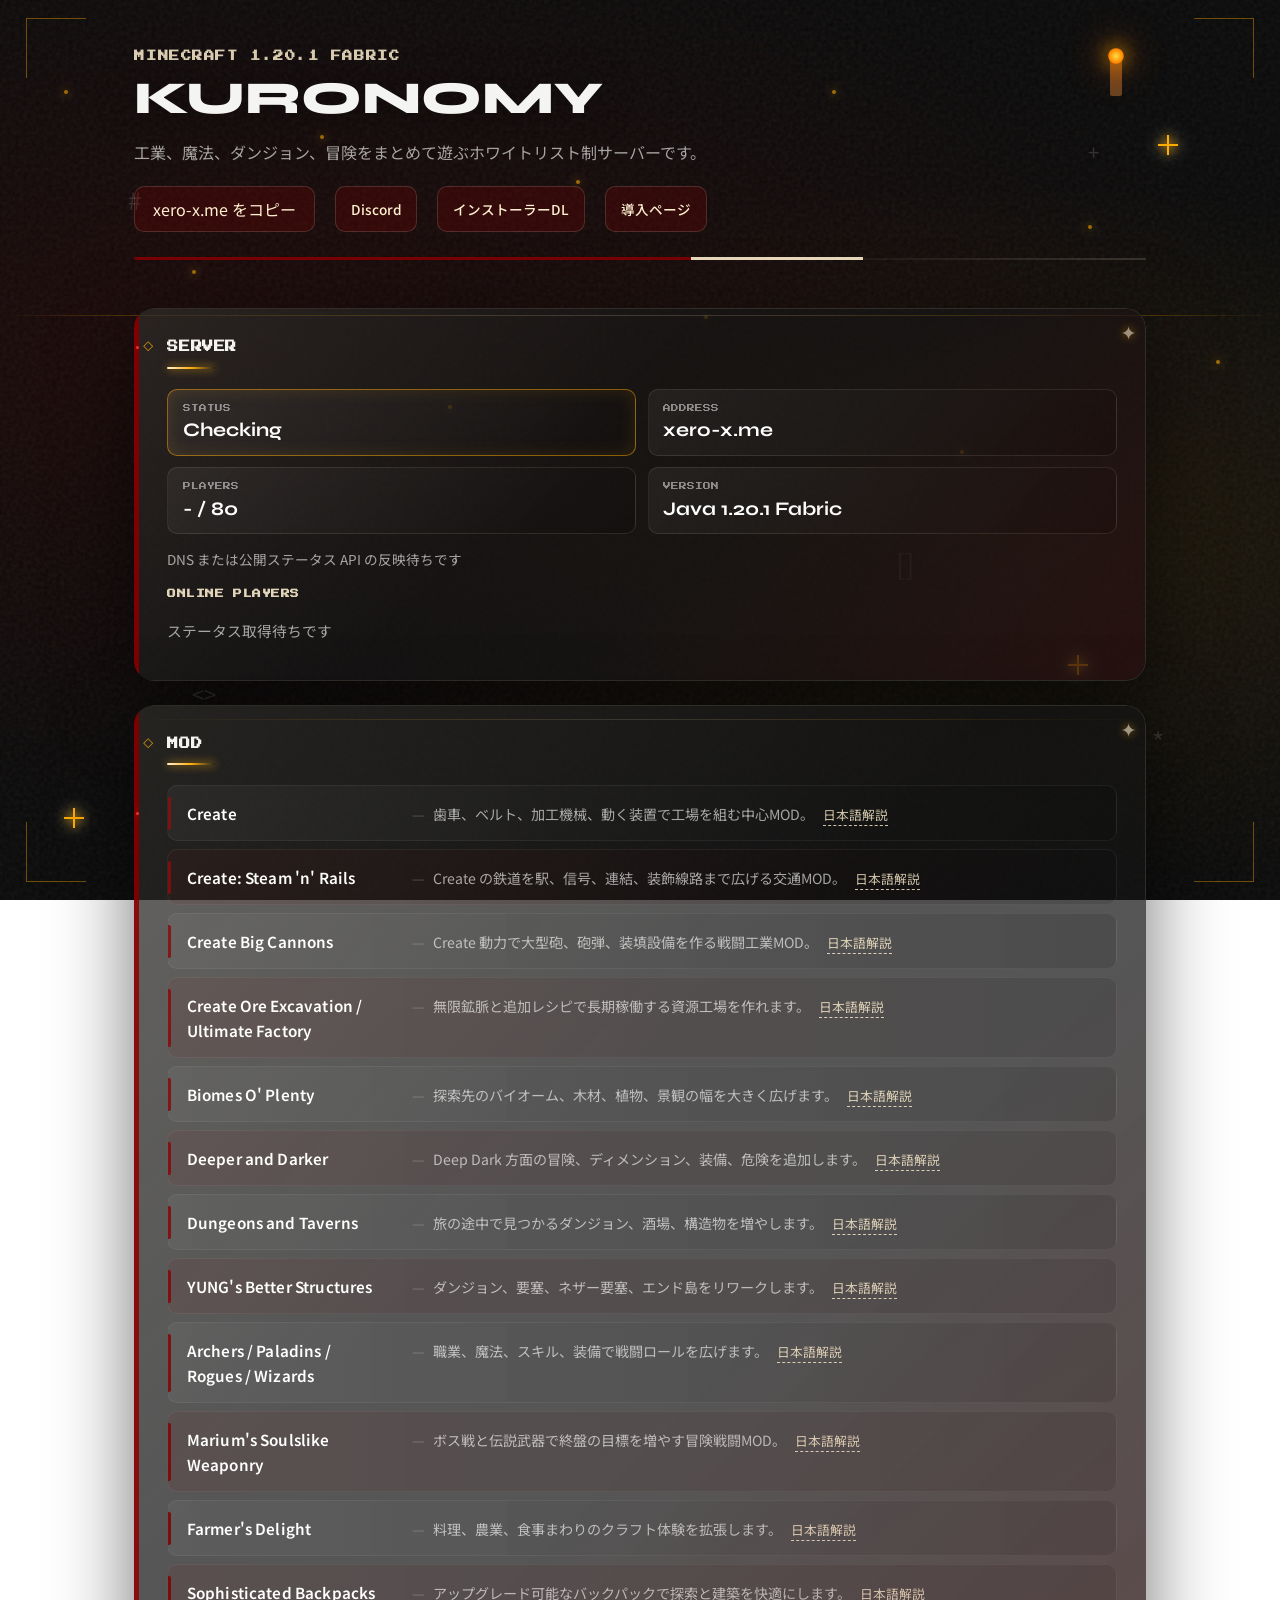
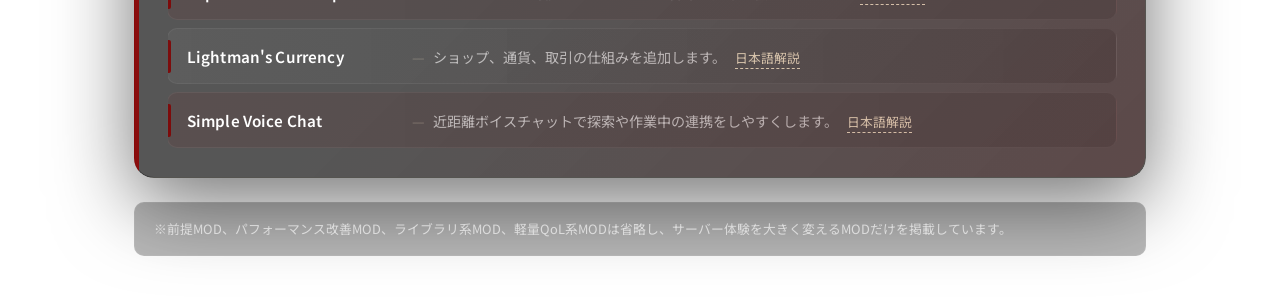
<file: index.html>
<!DOCTYPE html>
<html lang="ja">
<head>
    <meta charset="UTF-8">
    <meta name="viewport" content="width=device-width, initial-scale=1">
    <meta name="description" content="KURONOMY Minecraft 1.20.1 Fabric server homepage.">
    <title>KURONOMY</title>
    <link rel="preconnect" href="https://fonts.googleapis.com">
    <link rel="preconnect" href="https://fonts.gstatic.com" crossorigin>
    <link rel="icon" href="image.ico" type="image/x-icon">
    <link href="https://fonts.googleapis.com/css2?family=Noto+Sans+JP:wght@400;500;600;700&family=Syne:wght@600;700;800&family=Press+Start+2P&display=swap" rel="stylesheet">
    <link rel="stylesheet" href="style.css?v=20260623-installer">
</head>
<body>
    <div class="page-bg" aria-hidden="true"></div>
    <div class="grain" aria-hidden="true"></div>
    <div class="minecraft-particles" aria-hidden="true"></div>
    <div class="gold-particles" aria-hidden="true"></div>

    <div class="gold-sparkle gold-sparkle-1" aria-hidden="true"></div>
    <div class="gold-sparkle gold-sparkle-2" aria-hidden="true"></div>
    <div class="gold-sparkle gold-sparkle-3" aria-hidden="true"></div>
    <div class="corner-decoration corner-tl" aria-hidden="true"></div>
    <div class="corner-decoration corner-tr" aria-hidden="true"></div>
    <div class="corner-decoration corner-bl" aria-hidden="true"></div>
    <div class="corner-decoration corner-br" aria-hidden="true"></div>
    <div class="gold-line gold-line-1" aria-hidden="true"></div>
    <div class="gold-line gold-line-2" aria-hidden="true"></div>

    <div class="floating-blocks" aria-hidden="true">
        <div class="floating-block" style="--x:10%;--y:20%;--delay:0s;--size:24px">#</div>
        <div class="floating-block" style="--x:85%;--y:15%;--delay:2s;--size:20px">+</div>
        <div class="floating-block" style="--x:70%;--y:60%;--delay:4s;--size:28px">[]</div>
        <div class="floating-block" style="--x:15%;--y:75%;--delay:1s;--size:22px">&lt;&gt;</div>
        <div class="floating-block" style="--x:90%;--y:80%;--delay:3s;--size:26px">*</div>
    </div>

    <div class="layout">
        <header class="site-header">
            <div class="site-header__stripe" aria-hidden="true"></div>
            <div class="minecraft-torch" aria-hidden="true"></div>
            <p class="site-header__eyebrow">Minecraft 1.20.1 Fabric</p>
            <h1 class="site-header__title">KURONOMY</h1>
            <p class="site-header__lead">工業、魔法、ダンジョン、冒険をまとめて遊ぶホワイトリスト制サーバーです。</p>
            <div class="site-header__links">
                <button type="button" id="copy-server-address" class="header-link header-link--button" data-copy-label="xero-x.me をコピー" data-copied-label="コピー完了">xero-x.me をコピー</button>
                <a href="https://discord.gg/X5HpzENpRD" target="_blank" rel="noopener" class="header-link">Discord</a>
                <a href="https://github.com/xero711/KURONOMY/releases/download/mod-installer/KURONOMY-Mod-Installer.exe" target="_blank" rel="noopener" class="header-link">インストーラーDL</a>
                <a href="mod-installer.html" class="header-link">導入ページ</a>
            </div>
        </header>

        <main class="main">
            <section class="mod-panel" aria-labelledby="server-heading">
                <div class="mod-panel__bar" aria-hidden="true"></div>
                <div class="mod-panel__inner">
                    <h2 id="server-heading" class="mod-panel__heading">SERVER</h2>
                    <div class="server-summary">
                        <div class="status-card status-card--state is-warning">
                            <span class="status-card__label">Status</span>
                            <strong id="server-status" class="status-card__value">Checking</strong>
                        </div>
                        <div class="status-card">
                            <span class="status-card__label">Address</span>
                            <strong id="server-address" class="status-card__value">xero-x.me</strong>
                        </div>
                        <div class="status-card">
                            <span class="status-card__label">Players</span>
                            <strong id="server-players" class="status-card__value">- / 80</strong>
                        </div>
                        <div class="status-card">
                            <span class="status-card__label">Version</span>
                            <strong id="server-version" class="status-card__value">Java 1.20.1 Fabric</strong>
                        </div>
                    </div>
                    <p id="status-note" class="status-note" aria-live="polite">公開ステータス API から取得しています</p>
                    <h3 class="player-heading">Online Players</h3>
                    <ul class="player-list" id="player-list" aria-live="polite">
                        <li class="player-list__empty">ステータス取得待ちです</li>
                    </ul>
                </div>
            </section>

            <section class="mod-panel" aria-labelledby="mod-panel-heading">
                <div class="mod-panel__bar" aria-hidden="true"></div>
                <div class="mod-panel__inner">
                    <h2 id="mod-panel-heading" class="mod-panel__heading">MOD</h2>
                    <ul class="mod-list">
                        <li data-mod="create" data-page="mods.html?mod=create"><span class="modname">Create</span><span class="moddesc">歯車、ベルト、加工機械、動く装置で工場を組む中心MOD。<a href="mods.html?mod=create" class="mod-link">日本語解説</a></span></li>
                        <li data-mod="rails" data-page="mods.html?mod=rails"><span class="modname">Create: Steam 'n' Rails</span><span class="moddesc">Create の鉄道を駅、信号、連結、装飾線路まで広げる交通MOD。<a href="mods.html?mod=rails" class="mod-link">日本語解説</a></span></li>
                        <li data-mod="cannons" data-page="mods.html?mod=cannons"><span class="modname">Create Big Cannons</span><span class="moddesc">Create 動力で大型砲、砲弾、装填設備を作る戦闘工業MOD。<a href="mods.html?mod=cannons" class="mod-link">日本語解説</a></span></li>
                        <li data-mod="resources" data-page="mods.html?mod=create-resources"><span class="modname">Create Ore Excavation / Ultimate Factory</span><span class="moddesc">無限鉱脈と追加レシピで長期稼働する資源工場を作れます。<a href="mods.html?mod=create-resources" class="mod-link">日本語解説</a></span></li>
                        <li data-mod="biomes" data-page="mods.html?mod=biomes"><span class="modname">Biomes O' Plenty</span><span class="moddesc">探索先のバイオーム、木材、植物、景観の幅を大きく広げます。<a href="mods.html?mod=biomes" class="mod-link">日本語解説</a></span></li>
                        <li data-mod="deeper" data-page="mods.html?mod=deeperdarker"><span class="modname">Deeper and Darker</span><span class="moddesc">Deep Dark 方面の冒険、ディメンション、装備、危険を追加します。<a href="mods.html?mod=deeperdarker" class="mod-link">日本語解説</a></span></li>
                        <li data-mod="dungeons" data-page="mods.html?mod=dungeons"><span class="modname">Dungeons and Taverns</span><span class="moddesc">旅の途中で見つかるダンジョン、酒場、構造物を増やします。<a href="mods.html?mod=dungeons" class="mod-link">日本語解説</a></span></li>
                        <li data-mod="yungs" data-page="mods.html?mod=yungs"><span class="modname">YUNG's Better Structures</span><span class="moddesc">ダンジョン、要塞、ネザー要塞、エンド島をリワークします。<a href="mods.html?mod=yungs" class="mod-link">日本語解説</a></span></li>
                        <li data-mod="rpg" data-page="mods.html?mod=rpg"><span class="modname">Archers / Paladins / Rogues / Wizards</span><span class="moddesc">職業、魔法、スキル、装備で戦闘ロールを広げます。<a href="mods.html?mod=rpg" class="mod-link">日本語解説</a></span></li>
                        <li data-mod="souls" data-page="mods.html?mod=soulslike"><span class="modname">Marium's Soulslike Weaponry</span><span class="moddesc">ボス戦と伝説武器で終盤の目標を増やす冒険戦闘MOD。<a href="mods.html?mod=soulslike" class="mod-link">日本語解説</a></span></li>
                        <li data-mod="food" data-page="mods.html?mod=food"><span class="modname">Farmer's Delight</span><span class="moddesc">料理、農業、食事まわりのクラフト体験を拡張します。<a href="mods.html?mod=food" class="mod-link">日本語解説</a></span></li>
                        <li data-mod="backpack" data-page="mods.html?mod=backpack"><span class="modname">Sophisticated Backpacks</span><span class="moddesc">アップグレード可能なバックパックで探索と建築を快適にします。<a href="mods.html?mod=backpack" class="mod-link">日本語解説</a></span></li>
                        <li data-mod="currency" data-page="mods.html?mod=currency"><span class="modname">Lightman's Currency</span><span class="moddesc">ショップ、通貨、取引の仕組みを追加します。<a href="mods.html?mod=currency" class="mod-link">日本語解説</a></span></li>
                        <li data-mod="voice" data-page="mods.html?mod=voice"><span class="modname">Simple Voice Chat</span><span class="moddesc">近距離ボイスチャットで探索や作業中の連携をしやすくします。<a href="mods.html?mod=voice" class="mod-link">日本語解説</a></span></li>
                    </ul>
                </div>
            </section>

            <p class="footnote">※前提MOD、パフォーマンス改善MOD、ライブラリ系MOD、軽量QoL系MODは省略し、サーバー体験を大きく変えるMODだけを掲載しています。</p>
        </main>
    </div>
    <script src="status-config.js?v=20260623-installer"></script>
    <script src="script.js?v=20260623-installer"></script>
</body>
</html>
</file>
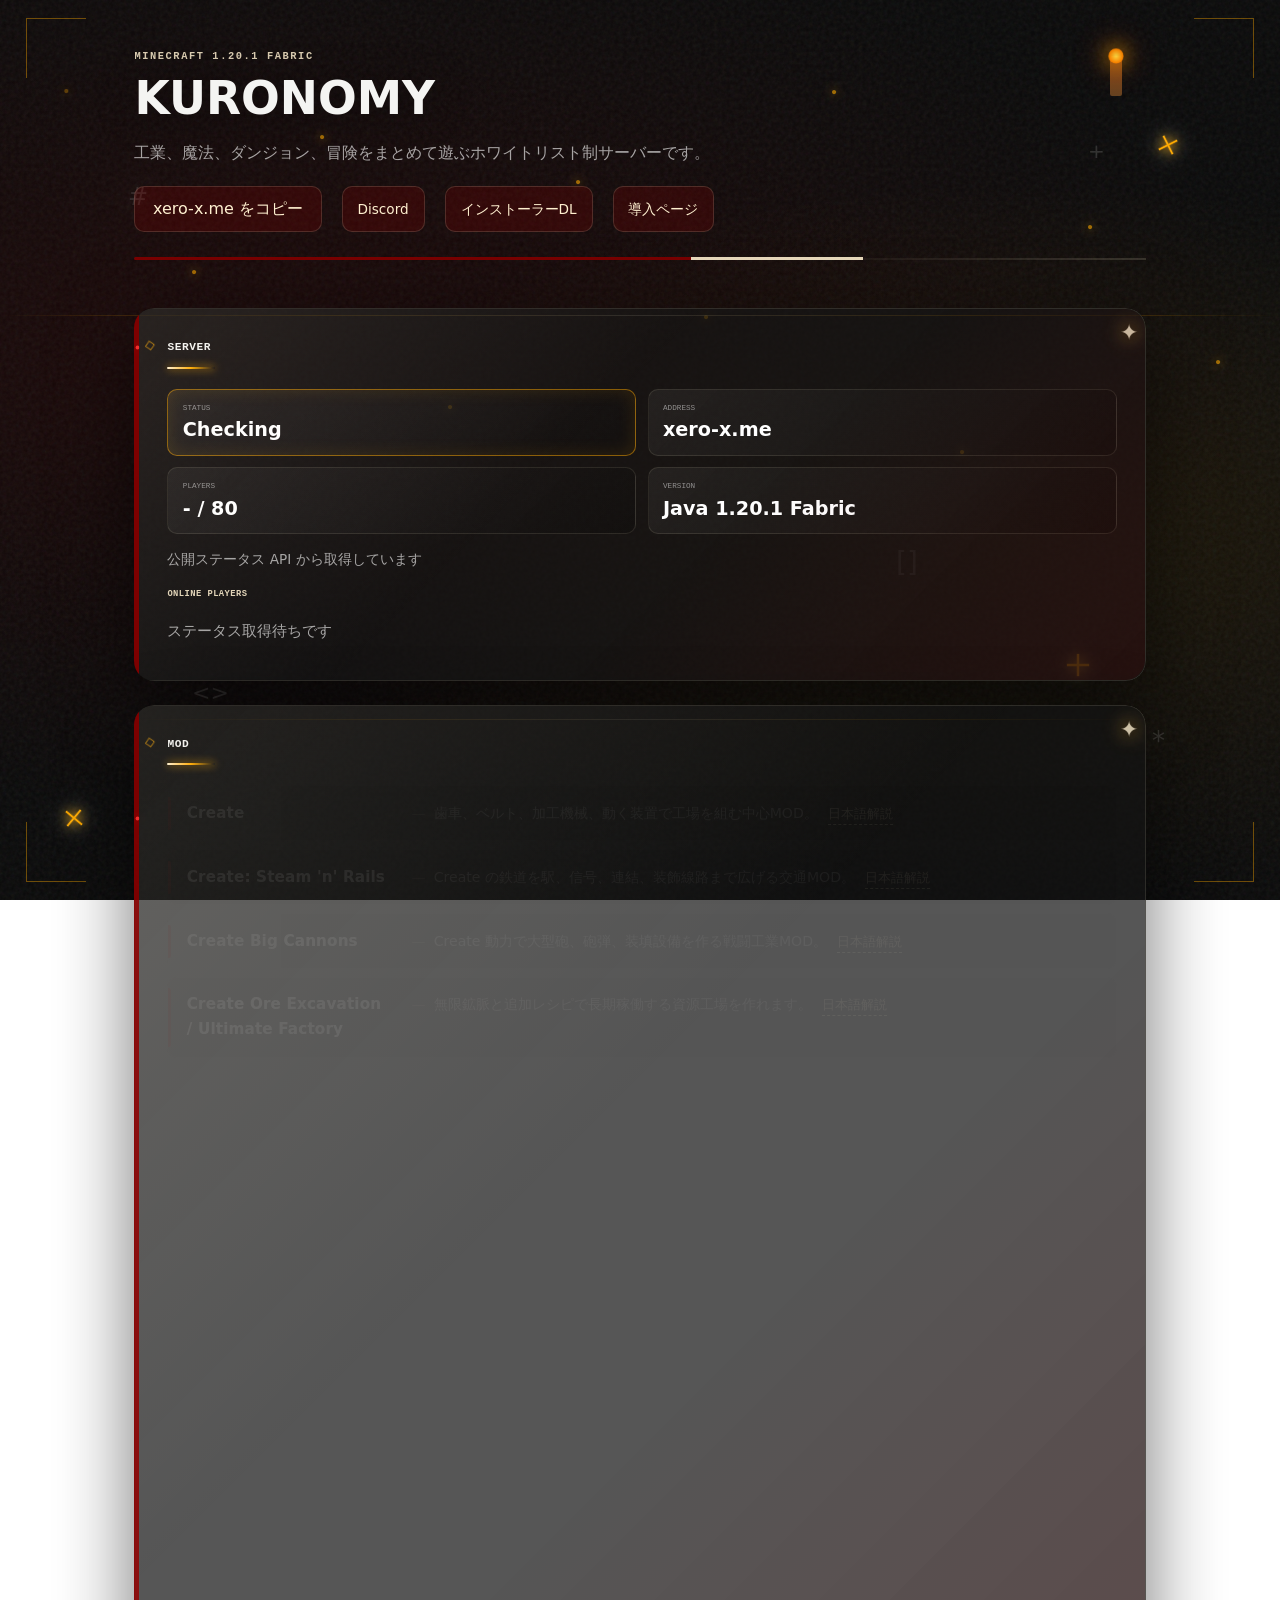
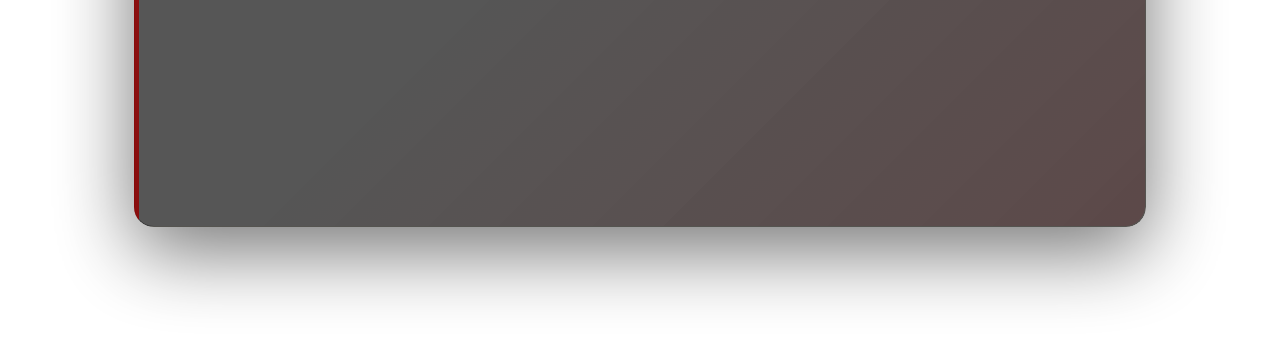
<file: loading/index.html>
<!DOCTYPE html>
<html lang="ja">
<head>
    <meta charset="UTF-8">
    <meta name="viewport" content="width=device-width, initial-scale=1">
    <meta http-equiv="refresh" content="1; url=../">
    <title>KURONOMY - Loading...</title>
    <link rel="preconnect" href="https://fonts.googleapis.com">
    <link rel="preconnect" href="https://fonts.gstatic.com" crossorigin>
    <link rel="icon" href="image.ico" type="image/x-icon">
    <link href="https://fonts.googleapis.com/css2?family=Noto+Sans+JP:wght@400;500;600;700&family=Syne:wght@600;700;800&display=swap" rel="stylesheet">
    <link rel="stylesheet" href="style.css">
</head>
<body>
    <div class="page-bg" aria-hidden="true"></div>
    <div class="grain" aria-hidden="true"></div>
    
    <!-- Black White Gold Theme Decorations -->
    <div class="gold-sparkle gold-sparkle-1" aria-hidden="true"></div>
    <div class="gold-sparkle gold-sparkle-2" aria-hidden="true"></div>
    <div class="gold-sparkle gold-sparkle-3" aria-hidden="true"></div>
    <div class="corner-decoration corner-tl" aria-hidden="true"></div>
    <div class="corner-decoration corner-tr" aria-hidden="true"></div>
    <div class="corner-decoration corner-bl" aria-hidden="true"></div>
    <div class="corner-decoration corner-br" aria-hidden="true"></div>

    <div class="loading-container">
        <div class="loading-content">
            <h1 class="loading-title">
                <span class="title-kuro">KURO</span>
                <span class="title-accent">NOMY</span>
            </h1>
            
            <div class="loading-animation">
                <div class="minecraft-block"></div>
                <div class="minecraft-block"></div>
                <div class="minecraft-block"></div>
            </div>
            
            <p class="loading-text">Loading...</p>
            <p class="loading-subtext"></p>
            
            <div class="progress-bar">
                <div class="progress-fill"></div>
            </div>
        </div>
    </div>

    <script src="script.js"></script>
</body>
</html>
</file>
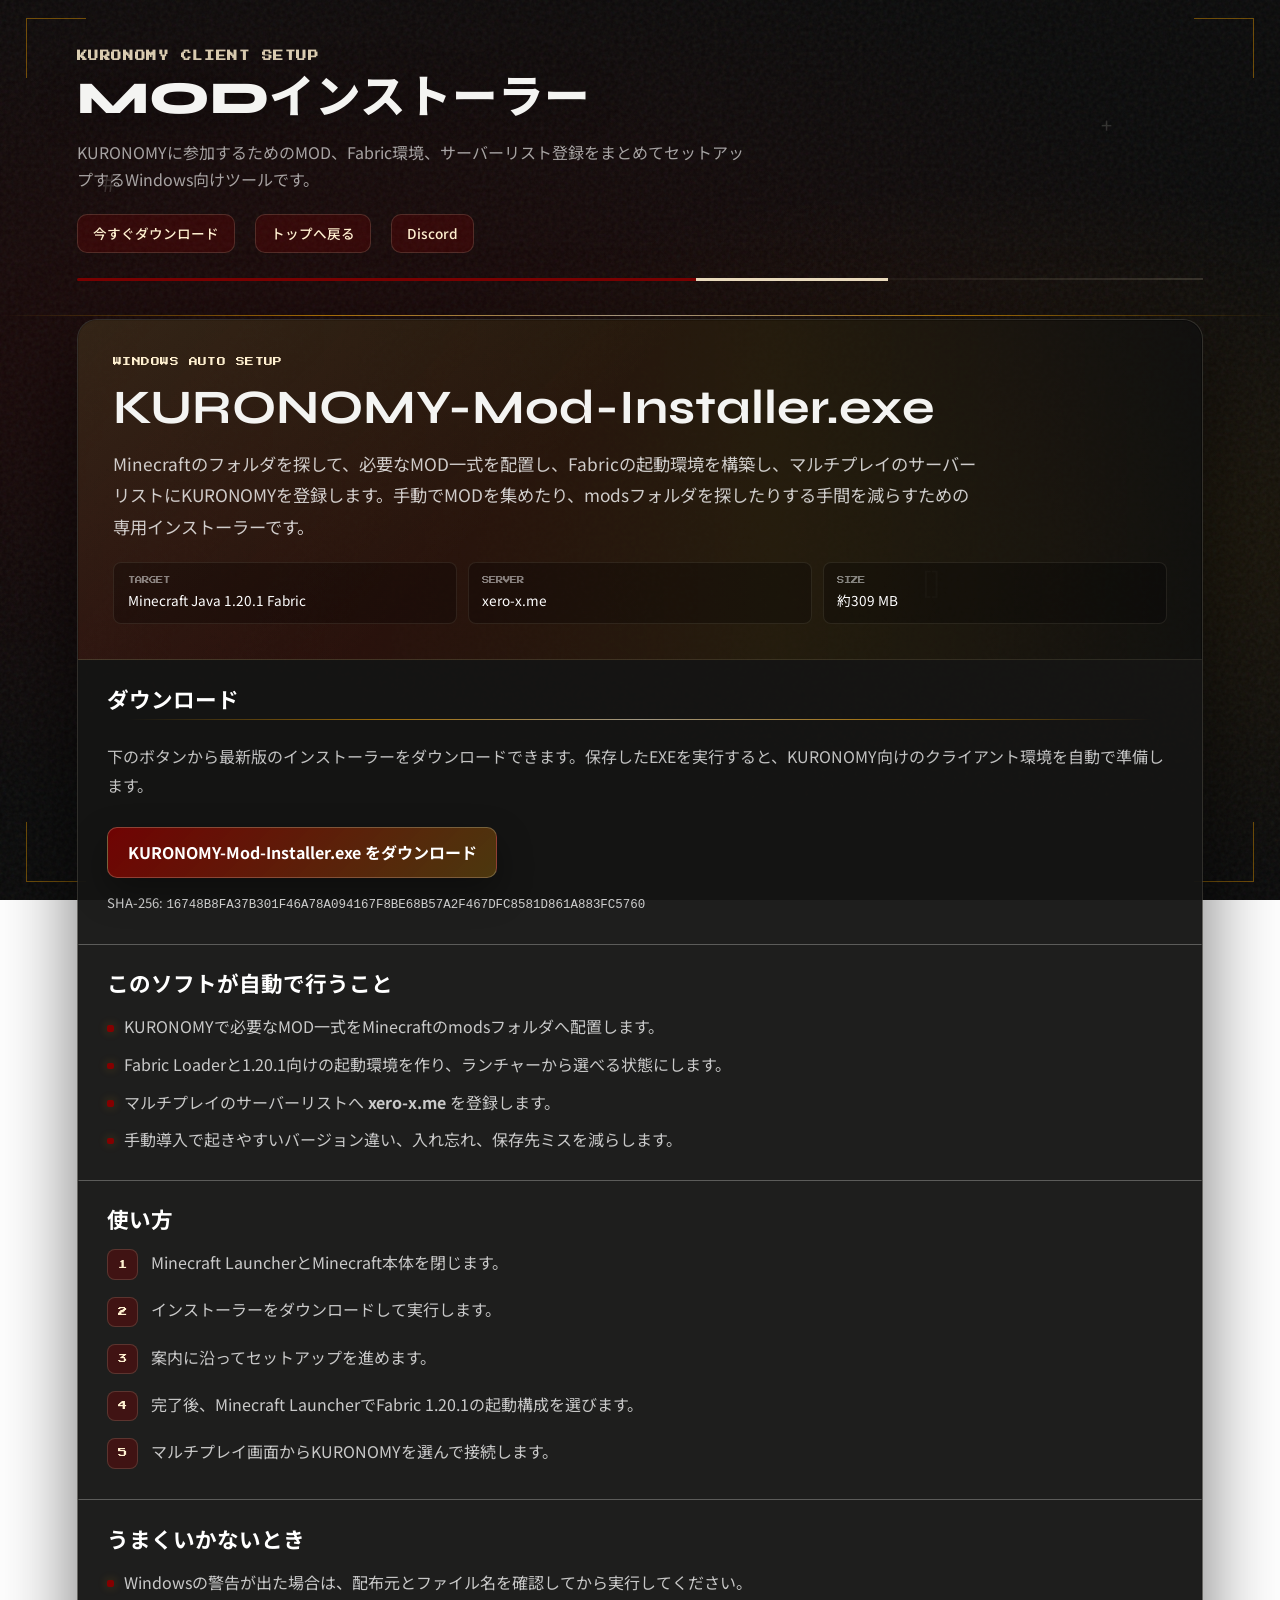
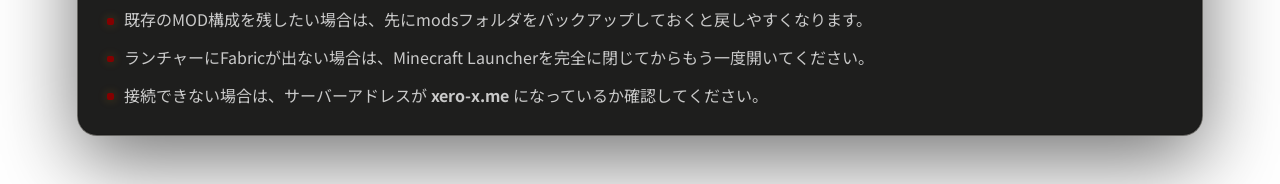
<file: mod-installer.html>
<!DOCTYPE html>
<html lang="ja">
<head>
    <meta charset="UTF-8">
    <meta name="viewport" content="width=device-width, initial-scale=1">
    <meta name="description" content="KURONOMY client mod installer download and setup guide.">
    <title>MODインストーラー | KURONOMY</title>
    <link rel="preconnect" href="https://fonts.googleapis.com">
    <link rel="preconnect" href="https://fonts.gstatic.com" crossorigin>
    <link rel="icon" href="image.ico" type="image/x-icon">
    <link href="https://fonts.googleapis.com/css2?family=Noto+Sans+JP:wght@400;500;600;700&family=Syne:wght@600;700;800&family=Press+Start+2P&display=swap" rel="stylesheet">
    <link rel="stylesheet" href="style.css?v=20260623-installer">
</head>
<body class="guide-page installer-page">
    <div class="page-bg" aria-hidden="true"></div>
    <div class="grain" aria-hidden="true"></div>
    <div class="corner-decoration corner-tl" aria-hidden="true"></div>
    <div class="corner-decoration corner-tr" aria-hidden="true"></div>
    <div class="corner-decoration corner-bl" aria-hidden="true"></div>
    <div class="corner-decoration corner-br" aria-hidden="true"></div>
    <div class="gold-line gold-line-1" aria-hidden="true"></div>
    <div class="gold-line gold-line-2" aria-hidden="true"></div>

    <div class="floating-blocks" aria-hidden="true">
        <div class="floating-block" style="--x:8%;--y:18%;--delay:0s;--size:24px">#</div>
        <div class="floating-block" style="--x:86%;--y:12%;--delay:2s;--size:20px">+</div>
        <div class="floating-block" style="--x:72%;--y:62%;--delay:4s;--size:28px">[]</div>
        <div class="floating-block" style="--x:16%;--y:76%;--delay:1s;--size:22px">&lt;&gt;</div>
    </div>

    <div class="layout">
        <header class="site-header guide-header">
            <div class="site-header__stripe" aria-hidden="true"></div>
            <p class="site-header__eyebrow">KURONOMY CLIENT SETUP</p>
            <h1 class="site-header__title">MODインストーラー</h1>
            <p class="site-header__lead">KURONOMYに参加するためのMOD、Fabric環境、サーバーリスト登録をまとめてセットアップするWindows向けツールです。</p>
            <div class="site-header__links">
                <a href="https://github.com/xero711/KURONOMY/releases/download/mod-installer/KURONOMY-Mod-Installer.exe" target="_blank" rel="noopener" class="header-link">今すぐダウンロード</a>
                <a href="index.html" class="header-link">トップへ戻る</a>
                <a href="https://discord.gg/X5HpzENpRD" target="_blank" rel="noopener" class="header-link">Discord</a>
            </div>
        </header>

        <main class="guide-root">
            <article class="guide-detail installer-detail">
                <section class="guide-hero installer-hero">
                    <p class="guide-kicker">WINDOWS AUTO SETUP</p>
                    <h2 class="guide-title">KURONOMY-Mod-Installer.exe</h2>
                    <p class="guide-summary">Minecraftのフォルダを探して、必要なMOD一式を配置し、Fabricの起動環境を構築し、マルチプレイのサーバーリストにKURONOMYを登録します。手動でMODを集めたり、modsフォルダを探したりする手間を減らすための専用インストーラーです。</p>
                    <div class="guide-meta installer-meta">
                        <div class="guide-meta__item">
                            <span class="guide-meta__label">TARGET</span>
                            <span class="guide-meta__value">Minecraft Java 1.20.1 Fabric</span>
                        </div>
                        <div class="guide-meta__item">
                            <span class="guide-meta__label">SERVER</span>
                            <span class="guide-meta__value">xero-x.me</span>
                        </div>
                        <div class="guide-meta__item">
                            <span class="guide-meta__label">SIZE</span>
                            <span class="guide-meta__value">約309 MB</span>
                        </div>
                    </div>
                </section>

                <div class="guide-content">
                    <section class="guide-section installer-download" aria-labelledby="download-heading">
                        <h2 id="download-heading">ダウンロード</h2>
                        <p>下のボタンから最新版のインストーラーをダウンロードできます。保存したEXEを実行すると、KURONOMY向けのクライアント環境を自動で準備します。</p>
                        <a class="download-cta" href="https://github.com/xero711/KURONOMY/releases/download/mod-installer/KURONOMY-Mod-Installer.exe" target="_blank" rel="noopener">KURONOMY-Mod-Installer.exe をダウンロード</a>
                        <p class="installer-file-note">SHA-256: <span class="hash-text">16748B8FA37B301F46A78A094167F8BE68B57A2F467DFC8581D861A883FC5760</span></p>
                    </section>

                    <section class="guide-section" aria-labelledby="feature-heading">
                        <h2 id="feature-heading">このソフトが自動で行うこと</h2>
                        <ul class="guide-point-list">
                            <li>KURONOMYで必要なMOD一式をMinecraftのmodsフォルダへ配置します。</li>
                            <li>Fabric Loaderと1.20.1向けの起動環境を作り、ランチャーから選べる状態にします。</li>
                            <li>マルチプレイのサーバーリストへ <strong>xero-x.me</strong> を登録します。</li>
                            <li>手動導入で起きやすいバージョン違い、入れ忘れ、保存先ミスを減らします。</li>
                        </ul>
                    </section>

                    <section class="guide-section" aria-labelledby="steps-heading">
                        <h2 id="steps-heading">使い方</h2>
                        <ol class="installer-steps">
                            <li>Minecraft LauncherとMinecraft本体を閉じます。</li>
                            <li>インストーラーをダウンロードして実行します。</li>
                            <li>案内に沿ってセットアップを進めます。</li>
                            <li>完了後、Minecraft LauncherでFabric 1.20.1の起動構成を選びます。</li>
                            <li>マルチプレイ画面からKURONOMYを選んで接続します。</li>
                        </ol>
                    </section>

                    <section class="guide-section" aria-labelledby="trouble-heading">
                        <h2 id="trouble-heading">うまくいかないとき</h2>
                        <ul class="guide-point-list">
                            <li>Windowsの警告が出た場合は、配布元とファイル名を確認してから実行してください。</li>
                            <li>既存のMOD構成を残したい場合は、先にmodsフォルダをバックアップしておくと戻しやすくなります。</li>
                            <li>ランチャーにFabricが出ない場合は、Minecraft Launcherを完全に閉じてからもう一度開いてください。</li>
                            <li>接続できない場合は、サーバーアドレスが <strong>xero-x.me</strong> になっているか確認してください。</li>
                        </ul>
                    </section>
                </div>
            </article>
        </main>
    </div>
</body>
</html>
</file>
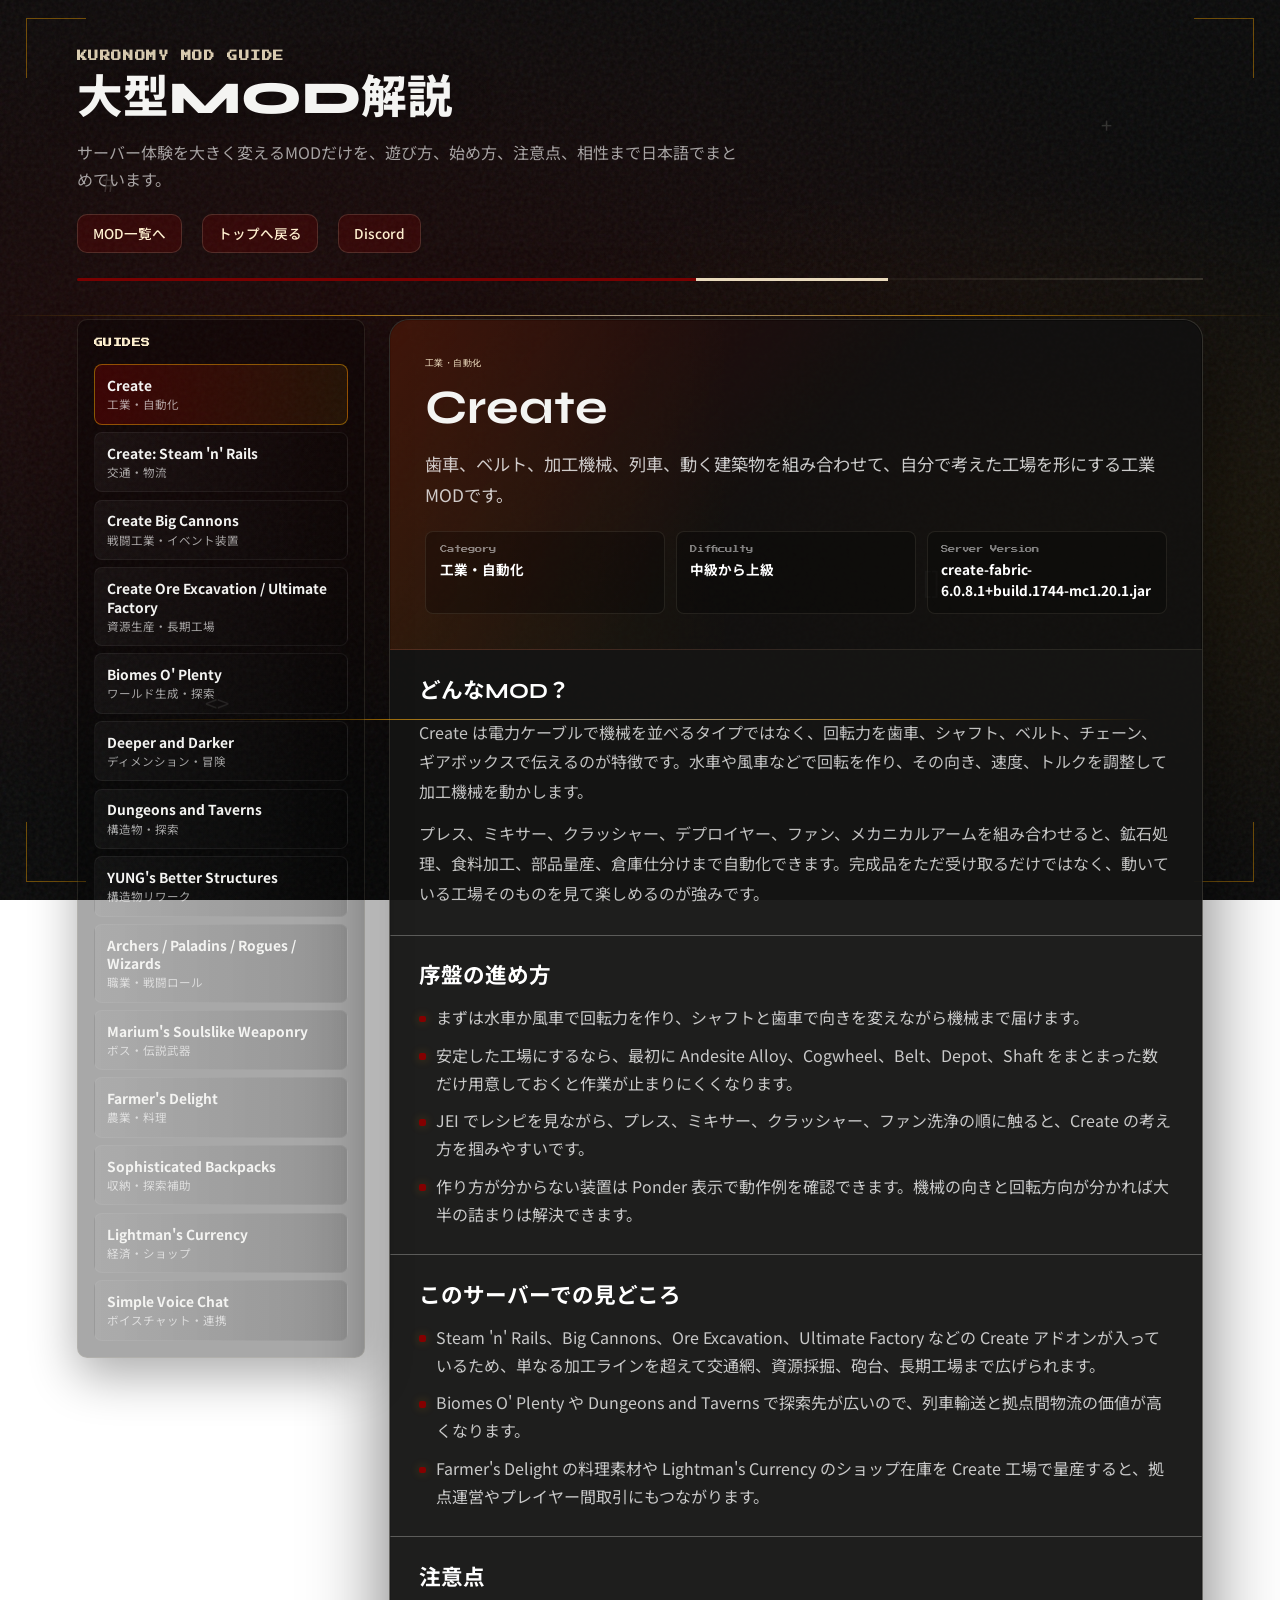
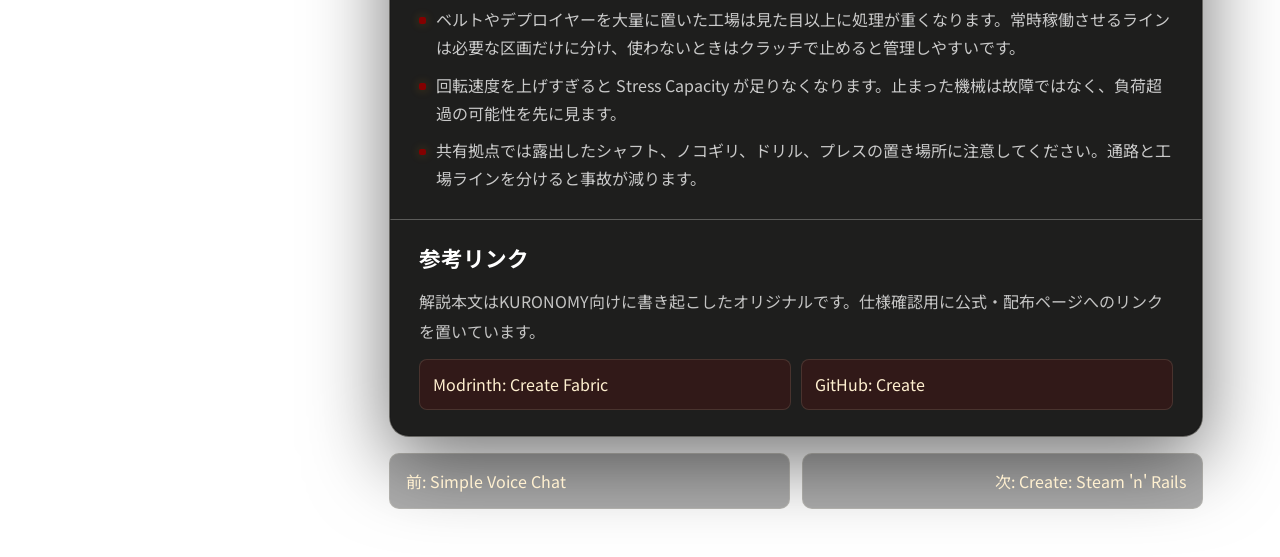
<file: mods.html>
<!DOCTYPE html>
<html lang="ja">
<head>
    <meta charset="UTF-8">
    <meta name="viewport" content="width=device-width, initial-scale=1">
    <meta name="description" content="KURONOMY Minecraft server large mod Japanese guide.">
    <title>MOD解説 | KURONOMY</title>
    <link rel="preconnect" href="https://fonts.googleapis.com">
    <link rel="preconnect" href="https://fonts.gstatic.com" crossorigin>
    <link rel="icon" href="image.ico" type="image/x-icon">
    <link href="https://fonts.googleapis.com/css2?family=Noto+Sans+JP:wght@400;500;600;700&family=Syne:wght@600;700;800&family=Press+Start+2P&display=swap" rel="stylesheet">
    <link rel="stylesheet" href="style.css?v=20260620-mod-guides">
</head>
<body class="guide-page">
    <div class="page-bg" aria-hidden="true"></div>
    <div class="grain" aria-hidden="true"></div>
    <div class="corner-decoration corner-tl" aria-hidden="true"></div>
    <div class="corner-decoration corner-tr" aria-hidden="true"></div>
    <div class="corner-decoration corner-bl" aria-hidden="true"></div>
    <div class="corner-decoration corner-br" aria-hidden="true"></div>
    <div class="gold-line gold-line-1" aria-hidden="true"></div>
    <div class="gold-line gold-line-2" aria-hidden="true"></div>

    <div class="floating-blocks" aria-hidden="true">
        <div class="floating-block" style="--x:8%;--y:18%;--delay:0s;--size:24px">#</div>
        <div class="floating-block" style="--x:86%;--y:12%;--delay:2s;--size:20px">+</div>
        <div class="floating-block" style="--x:72%;--y:62%;--delay:4s;--size:28px">[]</div>
        <div class="floating-block" style="--x:16%;--y:76%;--delay:1s;--size:22px">&lt;&gt;</div>
    </div>

    <div class="layout">
        <header class="site-header guide-header">
            <div class="site-header__stripe" aria-hidden="true"></div>
            <p class="site-header__eyebrow">KURONOMY MOD GUIDE</p>
            <h1 class="site-header__title">大型MOD解説</h1>
            <p class="site-header__lead">サーバー体験を大きく変えるMODだけを、遊び方、始め方、注意点、相性まで日本語でまとめています。</p>
            <div class="site-header__links">
                <a href="index.html#mod-panel-heading" class="header-link">MOD一覧へ</a>
                <a href="index.html" class="header-link">トップへ戻る</a>
                <a href="https://discord.gg/X5HpzENpRD" target="_blank" rel="noopener" class="header-link">Discord</a>
            </div>
        </header>

        <main id="mod-guide-root" class="guide-root" aria-live="polite">
            <section class="mod-panel">
                <div class="mod-panel__bar" aria-hidden="true"></div>
                <div class="mod-panel__inner">
                    <h2 class="mod-panel__heading">LOADING</h2>
                    <p class="status-note">MOD解説を読み込んでいます。</p>
                </div>
            </section>
        </main>
    </div>

    <script src="mod-guides.js?v=20260620-mod-guides"></script>
</body>
</html>
</file>
<file: style.css>
:root {
    --base-color: #191919;
    --accent-yellow: #fff0d0;
    --accent-red: #840000;
    --surface: rgba(22, 22, 22, 0.72);
    --surface-edge: rgba(255, 240, 208, 0.12);
    --text-muted: rgba(255, 255, 255, 0.62);
    --font-sans: "Noto Sans JP", system-ui, sans-serif;
    --font-display: "Syne", var(--font-sans);
    --font-pixel: "Press Start 2P", monospace;
    --radius-lg: 20px;
    --radius-sm: 10px;
    --shadow-panel: 0 24px 80px rgba(0, 0, 0, 0.55), 0 0 0 1px rgba(0, 0, 0, 0.35) inset;
    --minecraft-green: #55aa55;
    --minecraft-gold: #ffaa00;
    --minecraft-red: #aa0000;
}

*,
*::before,
*::after {
    box-sizing: border-box;
}

html {
    overflow-x: hidden;
    scroll-behavior: smooth;
}

body {
    width: 100%;
    min-height: 100vh;
    margin: 0;
    overflow-x: hidden;
    font-family: var(--font-sans);
    font-size: 1rem;
    line-height: 1.65;
    color: #f4f4f2;
    -webkit-font-smoothing: antialiased;
}

.page-bg {
    position: fixed;
    inset: 0;
    z-index: -2;
    background: 
        radial-gradient(ellipse 80% 50% at 20% 40%, rgba(132, 0, 0, 0.15), transparent),
        radial-gradient(ellipse 60% 40% at 80% 60%, rgba(255, 170, 0, 0.08), transparent),
        #0a0a0a;
}

.grain {
    position: fixed;
    inset: 0;
    z-index: -1;
    pointer-events: none;
    opacity: 0.07;
    background-image: url("data:image/svg+xml,%3Csvg viewBox='0 0 256 256' xmlns='http://www.w3.org/2000/svg'%3E%3Cfilter id='n'%3E%3CfeTurbulence type='fractalNoise' baseFrequency='0.85' numOctaves='4' stitchTiles='stitch'/%3E%3C/filter%3E%3Crect width='100%25' height='100%25' filter='url(%23n)'/%3E%3C/svg%3E");
}

.layout {
    max-width: min(90vw, 70rem);
    margin: 0 auto;
    padding: clamp(1.5rem, 4vw, 3rem) clamp(1rem, 3vw, 2.5rem) 3rem;
}

.site-header {
    position: relative;
    margin-bottom: clamp(2rem, 5vw, 3rem);
    padding-bottom: 1.75rem;
}

.site-header__stripe {
    position: absolute;
    left: 0;
    bottom: 0;
    width: 100%;
    height: 3px;
    background: linear-gradient(
        90deg,
        var(--accent-red) 0%,
        var(--accent-red) 55%,
        var(--accent-yellow) 55%,
        var(--accent-yellow) 72%,
        transparent 72%
    );
    border-radius: 2px;
    opacity: 0.9;
}

.site-header__stripe::after {
    content: "";
    position: absolute;
    right: 0;
    top: 50%;
    transform: translateY(-50%);
    width: 40%;
    height: 1px;
    background: linear-gradient(90deg, transparent, rgba(255, 240, 208, 0.35));
}

.site-header__eyebrow {
    margin: 0 0 0.5rem;
    font-size: 0.75rem;
    font-weight: 600;
    letter-spacing: 0.28em;
    text-transform: uppercase;
    color: var(--accent-yellow);
    opacity: 0.85;
}

.site-header__title {
    margin: 0 0 0.85rem;
    font-family: var(--font-display);
    font-size: clamp(2rem, 6vw, 2.85rem);
    font-weight: 800;
    line-height: 1.15;
    letter-spacing: 0;
    text-shadow: 0 2px 40px rgba(0, 0, 0, 0.45);
}

.title-accent {
    color: var(--accent-yellow);
    position: relative;
}

.title-accent::after {
    content: "";
    position: absolute;
    left: 0;
    bottom: 0.08em;
    width: 100%;
    height: 0.28em;
    background: linear-gradient(90deg, rgba(132, 0, 0, 0.65), transparent);
    z-index: -1;
    border-radius: 2px;
}

.site-header__lead {
    margin: 0;
    max-width: min(100%, 42rem);
    font-size: clamp(0.9rem, 2.5vw, 1rem);
    color: var(--text-muted);
    line-height: 1.7;
}

.site-header__links {
    display: flex;
    flex-wrap: wrap;
    gap: 0.75rem 1.25rem;
    margin-top: 1.25rem;
}

.header-link {
    display: inline-flex;
    align-items: center;
    gap: 0.4em;
    padding: 0.55em 1.1em;
    font-size: 0.85rem;
    font-weight: 500;
    color: var(--accent-yellow);
    text-decoration: none;
    background: rgba(132, 0, 0, 0.25);
    border: 1px solid rgba(255, 240, 208, 0.15);
    border-radius: var(--radius-sm);
    transition: all 0.25s ease;
}

.header-link--button {
    font: inherit;
    cursor: pointer;
}

.header-link--button.is-copied {
    color: #fff;
    border-color: rgba(85, 170, 85, 0.85);
    background: rgba(85, 170, 85, 0.22);
}

.header-link:hover {
    background: rgba(132, 0, 0, 0.4);
    border-color: var(--accent-yellow);
    transform: translateY(-2px);
    box-shadow: 0 4px 12px rgba(0, 0, 0, 0.3);
}

.main {
    display: flex;
    flex-direction: column;
    gap: 1.5rem;
}

.mod-panel {
    position: relative;
    border-radius: var(--radius-lg);
    box-shadow: var(--shadow-panel);
    overflow: hidden;
}

.mod-panel__bar {
    position: absolute;
    left: 0;
    top: 0;
    bottom: 0;
    width: 5px;
    background: var(--accent-red);
    opacity: 0.95;
}

.mod-panel__inner {
    position: relative;
    margin-left: 5px;
    padding: clamp(1.2rem, 3vw, 1.8rem) clamp(1rem, 2.5vw, 1.75rem);
    background: var(--surface);
    backdrop-filter: blur(18px) saturate(1.15);
    -webkit-backdrop-filter: blur(18px) saturate(1.15);
    border: 1px solid var(--surface-edge);
    border-left: none;
    border-radius: 0 var(--radius-lg) var(--radius-lg) 0;
}

.mod-panel__inner::before {
    content: "✦";
    position: absolute;
    top: 0.5rem;
    right: 0.5rem;
    font-size: 1.2rem;
    color: var(--accent-yellow);
    opacity: 0.6;
    animation: goldPulse 2s ease-in-out infinite;
    text-shadow: 0 0 10px var(--minecraft-gold);
}

.mod-panel__inner::after {
    content: "";
    position: absolute;
    inset: 0;
    border-radius: inherit;
    background: linear-gradient(
        135deg,
        rgba(255, 240, 208, 0.06) 0%,
        transparent 42%,
        transparent 58%,
        rgba(132, 0, 0, 0.12) 100%
    );
    pointer-events: none;
}

.mod-panel__heading {
    position: relative;
    margin: 0 0 1.25rem;
    font-family: var(--font-pixel);
    font-size: 0.7rem;
    letter-spacing: 0.05em;
}

.mod-panel__heading::before {
    content: "◇";
    position: absolute;
    left: -1.5rem;
    top: 0;
    color: var(--minecraft-gold);
    font-size: 0.6rem;
    opacity: 0.8;
    animation: goldRotate 4s linear infinite;
}

.mod-panel__heading::after {
    content: "";
    display: block;
    margin-top: 0.65rem;
    width: 3rem;
    height: 2px;
    background: linear-gradient(90deg, var(--accent-yellow), var(--minecraft-gold), transparent);
    border-radius: 1px;
    box-shadow: 0 0 8px var(--minecraft-gold);
}

.mod-list {
    list-style: none;
    margin: 0;
    padding: 0;
    display: flex;
    flex-direction: column;
    gap: 0.5rem;
}

.mod-list li {
    position: relative;
    display: grid;
    grid-template-columns: 1fr;
    gap: 0.35rem;
    padding: 0.9rem 1rem 0.9rem 1.15rem;
    border-radius: var(--radius-sm);
    background: linear-gradient(90deg, rgba(255, 255, 255, 0.04) 0%, rgba(0, 0, 0, 0.12) 100%);
    border: 1px solid rgba(255, 255, 255, 0.06);
    transition:
        transform 0.35s cubic-bezier(0.22, 1, 0.36, 1),
        border-color 0.35s ease,
        box-shadow 0.35s ease;
}

@media (min-width: 480px) {
    .mod-list li {
        grid-template-columns: minmax(9rem, 28%) 1fr;
        align-items: baseline;
        gap: 0.75rem 1rem;
    }
}

@media (min-width: 768px) {
    .mod-list li {
        grid-template-columns: minmax(11rem, 26%) auto 1fr;
        gap: 0.5rem 1.25rem;
    }
}

@media (min-width: 1024px) {
    .mod-list li {
        grid-template-columns: minmax(12rem, 22%) auto 1fr;
        gap: 0.5rem 1.5rem;
    }
}

.mod-list li::before {
    content: "";
    position: absolute;
    left: 0;
    top: 0.65rem;
    bottom: 0.65rem;
    width: 3px;
    border-radius: 0 2px 2px 0;
    background: var(--accent-red);
    opacity: 0.85;
    transition: opacity 0.35s ease, width 0.35s ease;
}

.mod-list li:nth-child(even) {
    background: linear-gradient(90deg, rgba(132, 0, 0, 0.08) 0%, rgba(0, 0, 0, 0.1) 100%);
}

.mod-list li:hover {
    transform: translateX(4px);
    border-color: rgba(255, 240, 208, 0.18);
    box-shadow: 0 12px 32px rgba(0, 0, 0, 0.35), 0 0 0 1px rgba(255, 240, 208, 0.08);
}

.mod-list li:hover::before {
    width: 4px;
    opacity: 1;
    background: var(--accent-red);
}

.modname {
    font-weight: 600;
    font-size: 0.95rem;
    color: #fff;
    letter-spacing: 0.01em;
}

.moddesc {
    font-size: 0.88rem;
    color: var(--text-muted);
    display: flex;
    justify-content: flex-start;
    align-items: baseline;
    flex-wrap: wrap;
    gap: 0.3rem;
}

.moddesc::before {
    content: "— ";
    color: rgba(255, 240, 208, 0.25);
    font-weight: 400;
    margin-right: 0.2rem;
}

.footnote {
    margin: 0;
    padding: 1rem 1.15rem;
    font-size: 0.8rem;
    line-height: 1.6;
    color: var(--text-muted);
    border-radius: var(--radius-sm);
    background: rgba(0, 0, 0, 0.28);
    border: 1px solid rgba(255, 255, 255, 0.06);
}

.yellow-accent {
    color: var(--accent-yellow);
}

.red-accent {
    color: var(--accent-red);
}


.player-list {
    list-style: none;
    margin: 0;
    padding: 0;
    display: flex;
    flex-wrap: wrap;
    gap: 0.55rem;
    align-items: center;
    min-height: 2.25em;
}

.player-list__item {
    display: inline-flex;
    align-items: center;
    gap: 0.5em;
    max-width: 100%;
    min-height: 2.1rem;
    padding: 0.38rem 0.8rem;
    border-radius: 999px;
    background: rgba(255, 255, 255, 0.055);
    border: 1px solid rgba(255, 240, 208, 0.12);
    box-shadow: none;
    font-size: 0.95rem;
    font-weight: 600;
    color: #fff;
    transition: background 0.2s ease, border-color 0.2s ease;
    position: relative;
}

.player-list__item:hover {
    background: rgba(255, 240, 208, 0.09);
    border-color: rgba(255, 240, 208, 0.25);
}

.player-list__dot {
    flex: 0 0 auto;
    width: 0.55rem;
    height: 0.55rem;
    border-radius: 50%;
    background: #55aa55;
    box-shadow: 0 0 0 3px rgba(85, 170, 85, 0.16);
}

.player-list__name {
    min-width: 0;
    overflow-wrap: anywhere;
    font-family: var(--font-sans);
    font-size: 0.95rem;
    color: #fff;
    letter-spacing: 0;
    line-height: 1.35;
}
.player-list__loading {
    color: #ffd700;
    font-weight: 600;
    font-size: 1em;
    padding: 0.5em 1em;
    background: none;
    border: none;
    box-shadow: none;
}
.player-list__empty {
    width: 100%;
    color: var(--text-muted);
    font-size: 0.92rem;
    padding: 0.45rem 0;
    background: transparent;
    border: none;
    box-shadow: none;
}

.player-list__error {
    color: #ffb3a7;
    font-size: 0.92em;
    line-height: 1.5;
    padding: 0.5em 1em;
    list-style: none;
    max-width: 100%;
}

.server-summary {
    display: grid;
    grid-template-columns: repeat(2, minmax(0, 1fr));
    gap: 0.7rem;
    margin-bottom: 0.9rem;
}

.status-card {
    min-width: 0;
    padding: 0.8rem 0.9rem;
    border-radius: var(--radius-sm);
    background: linear-gradient(135deg, rgba(255, 255, 255, 0.055), rgba(0, 0, 0, 0.16));
    border: 1px solid rgba(255, 240, 208, 0.1);
}

.status-card--state {
    border-color: rgba(255, 170, 0, 0.22);
}

.status-card--state.is-online {
    border-color: rgba(85, 170, 85, 0.7);
    box-shadow: 0 0 18px rgba(85, 170, 85, 0.12) inset;
}

.status-card--state.is-offline {
    border-color: rgba(170, 0, 0, 0.75);
    box-shadow: 0 0 18px rgba(170, 0, 0, 0.16) inset;
}

.status-card--state.is-warning {
    border-color: rgba(255, 170, 0, 0.5);
    box-shadow: 0 0 18px rgba(255, 170, 0, 0.12) inset;
}

.status-card__label {
    display: block;
    margin-bottom: 0.25rem;
    color: rgba(255, 255, 255, 0.5);
    font-family: var(--font-pixel);
    font-size: 0.48rem;
    line-height: 1.5;
    text-transform: uppercase;
}

.status-card__value {
    display: block;
    min-width: 0;
    overflow-wrap: anywhere;
    color: #fff;
    font-family: var(--font-display);
    font-size: clamp(0.95rem, 2.6vw, 1.2rem);
    font-weight: 700;
    letter-spacing: 0;
    line-height: 1.25;
}

.status-note {
    margin: 0 0 1rem;
    color: var(--text-muted);
    font-size: 0.85rem;
    line-height: 1.6;
}

.player-heading {
    margin: 1rem 0 0.7rem;
    color: rgba(255, 240, 208, 0.88);
    font-family: var(--font-pixel);
    font-size: 0.55rem;
    letter-spacing: 0.05em;
    text-transform: uppercase;
}

/* === Minecraft Style Additions === */

/* Floating Blocks Animation */
.floating-blocks {
    position: fixed;
    inset: 0;
    z-index: -1;
    pointer-events: none;
    overflow: hidden;
}

.floating-block {
    position: absolute;
    left: var(--x);
    top: var(--y);
    font-size: var(--size);
    opacity: 0.15;
    animation: float 8s ease-in-out infinite;
    animation-delay: var(--delay);
    filter: drop-shadow(0 2px 4px rgba(0,0,0,0.3));
    text-shadow: 0 0 20px rgba(255,240,208,0.3);
}

@keyframes float {
    0%, 100% { transform: translateY(0) rotate(0deg); opacity: 0.12; }
    50% { transform: translateY(-20px) rotate(5deg); opacity: 0.22; }
}

/* Minecraft Torch */
.minecraft-torch {
    position: absolute;
    right: 1.5rem;
    top: 0.5rem;
    width: 12px;
    height: 40px;
    background: linear-gradient(180deg, #8B4513 0%, #654321 100%);
    border-radius: 2px;
}

.minecraft-torch::before {
    content: "";
    position: absolute;
    top: -8px;
    left: 50%;
    transform: translateX(-50%);
    width: 16px;
    height: 16px;
    background: radial-gradient(circle, #ffdd44 0%, #ff8800 60%, transparent 100%);
    border-radius: 50%;
    animation: torchFlicker 1.5s ease-in-out infinite;
    box-shadow: 0 0 20px #ffaa00, 0 0 40px #ff6600;
}

@keyframes torchFlicker {
    0%, 100% { opacity: 1; transform: translateX(-50%) scale(1); }
    25% { opacity: 0.9; transform: translateX(-50%) scale(0.95); }
    50% { opacity: 1; transform: translateX(-50%) scale(1.05); }
    75% { opacity: 0.85; transform: translateX(-50%) scale(0.98); }
}

/* Particles Container */
.minecraft-particles {
    position: fixed;
    inset: 0;
    z-index: -1;
    pointer-events: none;
    overflow: hidden;
}

/* Pixel Font for Headers */
.mod-panel__heading {
    font-family: var(--font-pixel);
    font-size: 0.7rem;
    letter-spacing: 0.05em;
}

.site-header__eyebrow {
    font-family: var(--font-pixel);
    font-size: 0.65rem;
    letter-spacing: 0.15em;
}

/* Enhanced Hover with Tooltip */
.mod-list li {
    position: relative;
    cursor: pointer;
}

.mod-list li[role="link"]:focus-visible {
    outline: 2px solid var(--minecraft-gold);
    outline-offset: 3px;
    border-color: rgba(255, 240, 208, 0.45);
}

.mod-list li::after {
    content: attr(data-mod);
    position: absolute;
    left: 50%;
    bottom: 100%;
    transform: translateX(-50%) translateY(-8px) scale(0.8);
    background: rgba(0, 0, 0, 0.9);
    color: var(--minecraft-gold);
    padding: 6px 12px;
    border-radius: 4px;
    font-family: var(--font-pixel);
    font-size: 0.55rem;
    letter-spacing: 0.05em;
    border: 2px solid var(--minecraft-gold);
    box-shadow: inset 0 0 10px rgba(255,170,0,0.2), 0 4px 15px rgba(0,0,0,0.5);
    white-space: nowrap;
    opacity: 0;
    pointer-events: none;
    transition: all 0.3s cubic-bezier(0.68, -0.55, 0.265, 1.55);
    z-index: 100;
}

.mod-list li:hover::after {
    opacity: 1;
    transform: translateX(-50%) translateY(-8px) scale(1);
}

/* Panel Entrance Animation */
.mod-panel {
    animation: panelSlideIn 0.8s cubic-bezier(0.22, 1, 0.36, 1) forwards;
    opacity: 0;
    transform: translateX(-30px);
}

.mod-panel:nth-child(2) {
    animation-delay: 0.15s;
}

@keyframes panelSlideIn {
    to {
        opacity: 1;
        transform: translateX(0);
    }
}

/* Player List Pop Animation */
@keyframes playerPop {
    0% { transform: scale(0.8); opacity: 0; }
    50% { transform: scale(1.05); }
    100% { transform: scale(1); opacity: 1; }
}

.player-list__item.is-new {
    animation: playerPop 0.4s cubic-bezier(0.68, -0.55, 0.265, 1.55) forwards;
}

/* Redstone Dust Effect on Bars */
.mod-panel__bar::after {
    content: "";
    position: absolute;
    top: 10%;
    right: 0;
    width: 3px;
    height: 3px;
    background: #ff3333;
    border-radius: 50%;
    animation: redstonePulse 2s ease-in-out infinite;
    box-shadow: 0 0 8px #ff3333;
}

@keyframes redstonePulse {
    0%, 100% { opacity: 0.6; transform: scale(1); }
    50% { opacity: 1; transform: scale(1.3); }
}

/* Heartbeat animation for important elements */
@keyframes heartbeat {
    0%, 100% { transform: scale(1); }
    14% { transform: scale(1.05); }
    28% { transform: scale(1); }
    42% { transform: scale(1.05); }
    70% { transform: scale(1); }
}

/* Page load stagger animation for header */
.site-header {
    animation: fadeInDown 0.6s ease-out forwards;
}

@keyframes fadeInDown {
    from {
        opacity: 0;
        transform: translateY(-20px);
    }
    to {
        opacity: 1;
        transform: translateY(0);
    }
}

/* Minecraft-style button hover effect */
.mod-list li:hover .modname {
    animation: nameGlow 0.6s ease-in-out;
}

@keyframes nameGlow {
    0%, 100% { text-shadow: 0 0 5px currentColor; }
    50% { text-shadow: 0 0 15px currentColor, 0 0 25px currentColor; }
}

/* Footer note animation */
.footnote {
    animation: slideUp 0.7s ease-out 1s forwards;
    opacity: 0;
    transform: translateY(20px);
}

@keyframes slideUp {
    to {
        opacity: 1;
        transform: translateY(0);
    }
}

/* Gold Decorative Animations */
@keyframes goldPulse {
    0%, 100% { 
        opacity: 0.4; 
        transform: scale(1);
        text-shadow: 0 0 5px var(--minecraft-gold);
    }
    50% { 
        opacity: 0.9; 
        transform: scale(1.2);
        text-shadow: 0 0 20px var(--minecraft-gold), 0 0 30px var(--accent-yellow);
    }
}

@keyframes goldRotate {
    0% { transform: rotate(0deg); }
    25% { transform: rotate(90deg); }
    50% { transform: rotate(180deg); }
    75% { transform: rotate(270deg); }
    100% { transform: rotate(360deg); }
}

@keyframes goldShimmer {
    0% { background-position: -200% 0; }
    100% { background-position: 200% 0; }
}

/* Gold sparkle stars */
.gold-sparkle {
    position: fixed;
    width: 20px;
    height: 20px;
    z-index: -1;
    pointer-events: none;
}

.gold-sparkle::before,
.gold-sparkle::after {
    content: "";
    position: absolute;
    background: var(--minecraft-gold);
    box-shadow: 0 0 10px var(--minecraft-gold), 0 0 20px var(--accent-yellow);
}

.gold-sparkle::before {
    width: 2px;
    height: 100%;
    left: 50%;
    transform: translateX(-50%);
}

.gold-sparkle::after {
    width: 100%;
    height: 2px;
    top: 50%;
    transform: translateY(-50%);
}

.gold-sparkle-1 { bottom: 8%; left: 5%; animation: sparkleRotate 8s linear infinite; }
.gold-sparkle-2 { top: 15%; right: 8%; animation: sparkleRotate 12s linear infinite reverse; }
.gold-sparkle-3 { bottom: 25%; right: 15%; animation: sparklePulse 4s ease-in-out infinite; }

@keyframes sparkleRotate {
    0% { transform: rotate(0deg) scale(1); }
    50% { transform: rotate(180deg) scale(1.2); }
    100% { transform: rotate(360deg) scale(1); }
}

@keyframes sparklePulse {
    0%, 100% { opacity: 0.6; transform: scale(1); }
    50% { opacity: 1; transform: scale(1.3); }
}

/* Gold outline text style for main heading */
.site-header__title {
    margin: 0 0 0.85rem;
    font-family: var(--font-display);
    font-size: clamp(2rem, 6vw, 2.85rem);
    font-weight: 800;
    line-height: 1.15;
    letter-spacing: 0;
    text-shadow: 0 2px 40px rgba(0, 0, 0, 0.45);
    position: relative;
}

/* Gold decorative line */
.gold-line {
    position: absolute;
    background: linear-gradient(90deg, transparent, var(--minecraft-gold), var(--accent-yellow), var(--minecraft-gold), transparent);
    height: 1px;
    opacity: 0.6;
}

.gold-line-1 {
    top: 35%;
    left: 0;
    right: 0;
    animation: lineShimmer 6s ease-in-out infinite;
}

.gold-line-2 {
    bottom: 20%;
    left: 10%;
    right: 10%;
    animation: lineShimmer 8s ease-in-out infinite reverse;
}

@keyframes lineShimmer {
    0%, 100% { opacity: 0.3; }
    50% { opacity: 0.8; }
}

/* Corner decorations */
.corner-decoration {
    position: fixed;
    width: 60px;
    height: 60px;
    border: 1px solid var(--minecraft-gold);
    opacity: 0.4;
    pointer-events: none;
    z-index: -1;
}

.corner-tl { top: 2%; left: 2%; border-right: none; border-bottom: none; }
.corner-tr { top: 2%; right: 2%; border-left: none; border-bottom: none; }
.corner-bl { bottom: 2%; left: 2%; border-right: none; border-top: none; }
.corner-br { bottom: 2%; right: 2%; border-left: none; border-top: none; }

/* Elegant gold frame effect for panels */
.mod-panel__inner {
    position: relative;
    margin-left: 5px;
    padding: clamp(1.2rem, 3vw, 1.8rem) clamp(1rem, 2.5vw, 1.75rem);
    background: var(--surface);
    backdrop-filter: blur(18px) saturate(1.15);
    -webkit-backdrop-filter: blur(18px) saturate(1.15);
    border: 1px solid var(--surface-edge);
    border-left: none;
    border-radius: 0 var(--radius-lg) var(--radius-lg) 0;
}

.mod-panel__inner::before {
    content: "✦";
    position: absolute;
    top: 0.5rem;
    right: 0.5rem;
    font-size: 1.2rem;
    color: var(--accent-yellow);
    opacity: 0.6;
    animation: goldPulse 2s ease-in-out infinite;
    text-shadow: 0 0 10px var(--minecraft-gold);
}

.mod-panel__inner::after {
    content: "";
    position: absolute;
    inset: 0;
    border-radius: inherit;
    background: linear-gradient(
        135deg,
        rgba(255, 240, 208, 0.08) 0%,
        transparent 42%,
        transparent 58%,
        rgba(132, 0, 0, 0.15) 100%
    );
    pointer-events: none;
}

/* Gold accent border on hover */
.mod-panel:hover .mod-panel__inner {
    border-color: rgba(255, 170, 0, 0.25);
    box-shadow: 0 24px 80px rgba(0, 0, 0, 0.55), 0 0 30px rgba(255, 170, 0, 0.1) inset;
}

/* Gold Particles */
.gold-particles {
    position: fixed;
    inset: 0;
    z-index: -1;
    pointer-events: none;
    overflow: hidden;
}

.gold-particle {
    position: absolute;
    width: 4px;
    height: 4px;
    background: var(--minecraft-gold);
    border-radius: 50%;
    box-shadow: 0 0 10px var(--minecraft-gold), 0 0 20px var(--accent-yellow);
    animation: goldFloat 6s ease-in-out infinite;
    opacity: 0.6;
}

@keyframes goldFloat {
    0%, 100% { 
        transform: translateY(0) translateX(0) scale(1);
        opacity: 0.3;
    }
    25% { 
        transform: translateY(-30px) translateX(10px) scale(1.3);
        opacity: 0.8;
    }
    50% { 
        transform: translateY(-15px) translateX(-10px) scale(1);
        opacity: 0.6;
    }
    75% { 
        transform: translateY(-40px) translateX(5px) scale(1.2);
        opacity: 0.9;
    }
}

/* Gold hover sound indicator */
.gold-sound-indicator {
    position: fixed;
    bottom: 1rem;
    right: 1rem;
    padding: 0.5rem 1rem;
    background: rgba(0, 0, 0, 0.8);
    border: 1px solid var(--minecraft-gold);
    border-radius: var(--radius-sm);
    color: var(--accent-yellow);
    font-size: 0.75rem;
    font-family: var(--font-pixel);
    z-index: 1000;
    display: flex;
    align-items: center;
    gap: 0.5rem;
    cursor: pointer;
    transition: all 0.3s ease;
}

.gold-sound-indicator:hover {
    background: rgba(132, 0, 0, 0.4);
    box-shadow: 0 0 15px var(--minecraft-gold);
}

.gold-sound-indicator.muted {
    opacity: 0.5;
}

/* Enhanced gold hover effects */
.header-link:hover,
.mod-link:hover {
    animation: goldShine 0.6s ease;
}

@keyframes goldShine {
    0% { filter: brightness(1); }
    50% { filter: brightness(1.3) drop-shadow(0 0 10px var(--minecraft-gold)); }
    100% { filter: brightness(1); }
}

/* Responsive pixel font sizing */
@media (max-width: 540px) {
    .mod-panel__heading {
        font-size: 0.6rem;
    }
    .site-header__eyebrow {
        font-size: 0.55rem;
    }
    .mod-list li::after {
        font-size: 0.5rem;
    }
}

/* Link styling */
.mod-link {
    font-size: clamp(0.7rem, 1.8vw, 0.8rem);
    color: var(--accent-yellow);
    text-decoration: none;
    border-bottom: 1px dashed var(--accent-yellow);
    transition: all 0.2s ease;
    margin-left: 0.4em;
    opacity: 0.8;
    white-space: nowrap;
}

.mod-link:hover {
    opacity: 1;
    border-bottom-style: solid;
    text-shadow: 0 0 8px var(--accent-yellow);
}

/* MOD guide page */
.guide-page .layout {
    max-width: min(94vw, 82rem);
}

.guide-header {
    margin-bottom: clamp(1.5rem, 4vw, 2.4rem);
}

.guide-root {
    display: block;
}

.guide-shell {
    display: grid;
    grid-template-columns: minmax(13rem, 18rem) minmax(0, 1fr);
    gap: clamp(1rem, 3vw, 1.5rem);
    align-items: start;
}

.guide-nav {
    position: sticky;
    top: 1rem;
    display: flex;
    flex-direction: column;
    gap: 0.45rem;
    padding: 1rem;
    border-radius: var(--radius-sm);
    background: rgba(0, 0, 0, 0.34);
    border: 1px solid rgba(255, 240, 208, 0.1);
    box-shadow: 0 18px 48px rgba(0, 0, 0, 0.32);
}

.guide-nav__heading {
    margin: 0 0 0.4rem;
    color: var(--accent-yellow);
    font-family: var(--font-pixel);
    font-size: 0.55rem;
    letter-spacing: 0.05em;
}

.guide-nav__link {
    display: grid;
    gap: 0.16rem;
    padding: 0.68rem 0.75rem;
    color: #f4f4f2;
    text-decoration: none;
    border-radius: 8px;
    border: 1px solid rgba(255, 255, 255, 0.06);
    background: linear-gradient(90deg, rgba(255, 255, 255, 0.04), rgba(0, 0, 0, 0.12));
    transition: transform 0.2s ease, border-color 0.2s ease, background 0.2s ease;
}

.guide-nav__link:hover,
.guide-nav__link:focus-visible {
    transform: translateX(3px);
    border-color: rgba(255, 240, 208, 0.22);
    outline: none;
}

.guide-nav__link.is-active {
    border-color: rgba(255, 170, 0, 0.45);
    background: linear-gradient(90deg, rgba(132, 0, 0, 0.36), rgba(255, 170, 0, 0.08));
}

.guide-nav__name {
    font-weight: 700;
    font-size: 0.86rem;
    line-height: 1.35;
}

.guide-nav__category {
    color: var(--text-muted);
    font-size: 0.72rem;
    line-height: 1.35;
}

.guide-main {
    min-width: 0;
}

.guide-detail {
    overflow: hidden;
    border-radius: var(--radius-lg);
    background: rgba(22, 22, 22, 0.74);
    border: 1px solid rgba(255, 240, 208, 0.12);
    box-shadow: var(--shadow-panel);
}

.guide-hero {
    position: relative;
    padding: clamp(1.35rem, 4vw, 2.2rem);
    background:
        linear-gradient(135deg, rgba(132, 0, 0, 0.26), transparent 48%),
        linear-gradient(90deg, rgba(255, 170, 0, 0.09), transparent 42%),
        rgba(0, 0, 0, 0.2);
    border-bottom: 1px solid rgba(255, 240, 208, 0.1);
}

.guide-kicker {
    margin: 0 0 0.6rem;
    color: var(--accent-yellow);
    font-family: var(--font-pixel);
    font-size: 0.55rem;
    letter-spacing: 0.05em;
}

.guide-title {
    margin: 0 0 0.85rem;
    font-family: var(--font-display);
    font-size: clamp(1.7rem, 5vw, 3rem);
    line-height: 1.15;
    letter-spacing: 0;
}

.guide-summary {
    margin: 0;
    max-width: 54rem;
    color: rgba(255, 255, 255, 0.78);
    font-size: clamp(0.95rem, 2vw, 1.08rem);
    line-height: 1.8;
}

.guide-meta {
    display: grid;
    grid-template-columns: repeat(3, minmax(0, 1fr));
    gap: 0.65rem;
    margin-top: 1.25rem;
}

.guide-meta__item {
    min-width: 0;
    padding: 0.75rem 0.85rem;
    border-radius: 8px;
    background: rgba(0, 0, 0, 0.26);
    border: 1px solid rgba(255, 240, 208, 0.09);
}

.guide-meta__label {
    display: block;
    margin-bottom: 0.28rem;
    color: rgba(255, 255, 255, 0.48);
    font-family: var(--font-pixel);
    font-size: 0.46rem;
    line-height: 1.5;
}

.guide-meta__value {
    display: block;
    color: #fff;
    font-size: 0.85rem;
    line-height: 1.55;
    overflow-wrap: anywhere;
}

.guide-content {
    display: grid;
    gap: 1px;
    background: rgba(255, 240, 208, 0.06);
}

.guide-section {
    padding: clamp(1.1rem, 3vw, 1.65rem) clamp(1rem, 3vw, 1.85rem);
    background: rgba(18, 18, 18, 0.84);
}

.guide-section h2 {
    margin: 0 0 0.75rem;
    color: #fff;
    font-family: var(--font-display);
    font-size: clamp(1.08rem, 2.4vw, 1.35rem);
    line-height: 1.35;
    letter-spacing: 0;
}

.guide-section p {
    margin: 0 0 0.8rem;
    color: rgba(255, 255, 255, 0.74);
    line-height: 1.85;
}

.guide-section p:last-child {
    margin-bottom: 0;
}

.guide-point-list,
.guide-source-list {
    margin: 0.2rem 0 0;
    padding: 0;
    list-style: none;
    display: grid;
    gap: 0.6rem;
}

.guide-point-list li {
    position: relative;
    padding-left: 1.05rem;
    color: rgba(255, 255, 255, 0.76);
    line-height: 1.75;
}

.guide-point-list li::before {
    content: "";
    position: absolute;
    left: 0;
    top: 0.78em;
    width: 0.42rem;
    height: 0.42rem;
    border-radius: 2px;
    background: var(--accent-red);
    box-shadow: 0 0 10px rgba(255, 170, 0, 0.25);
}

.guide-source-list {
    grid-template-columns: repeat(auto-fit, minmax(13rem, 1fr));
}

.guide-source-list a {
    display: block;
    padding: 0.7rem 0.8rem;
    color: var(--accent-yellow);
    text-decoration: none;
    border-radius: 8px;
    background: rgba(132, 0, 0, 0.18);
    border: 1px solid rgba(255, 240, 208, 0.12);
    transition: border-color 0.2s ease, background 0.2s ease;
}

.guide-source-list a:hover,
.guide-source-list a:focus-visible {
    border-color: rgba(255, 240, 208, 0.34);
    background: rgba(132, 0, 0, 0.3);
    outline: none;
}

.guide-adjacent {
    display: grid;
    grid-template-columns: repeat(2, minmax(0, 1fr));
    gap: 0.8rem;
    margin-top: 1rem;
}

.guide-adjacent a {
    min-width: 0;
    padding: 0.85rem 1rem;
    color: var(--accent-yellow);
    text-decoration: none;
    border-radius: var(--radius-sm);
    background: rgba(0, 0, 0, 0.32);
    border: 1px solid rgba(255, 240, 208, 0.12);
    overflow-wrap: anywhere;
}

.guide-adjacent a:last-child {
    text-align: right;
}

.guide-adjacent a:hover,
.guide-adjacent a:focus-visible {
    border-color: rgba(255, 240, 208, 0.32);
    outline: none;
}

/* Installer page */
.installer-page .layout {
    max-width: min(94vw, 76rem);
}

.installer-hero {
    background:
        linear-gradient(135deg, rgba(85, 170, 85, 0.16), transparent 42%),
        linear-gradient(90deg, rgba(132, 0, 0, 0.24), rgba(255, 170, 0, 0.08) 62%, transparent),
        rgba(0, 0, 0, 0.22);
}

.installer-meta {
    grid-template-columns: repeat(3, minmax(0, 1fr));
}

.installer-download {
    display: grid;
    gap: 0.85rem;
}

.download-cta {
    display: inline-flex;
    align-items: center;
    justify-content: center;
    width: fit-content;
    max-width: 100%;
    min-height: 3rem;
    padding: 0.85rem 1.2rem;
    color: #fff;
    text-decoration: none;
    font-weight: 700;
    line-height: 1.35;
    overflow-wrap: anywhere;
    border-radius: var(--radius-sm);
    background: linear-gradient(135deg, rgba(132, 0, 0, 0.82), rgba(255, 170, 0, 0.24));
    border: 1px solid rgba(255, 240, 208, 0.24);
    box-shadow: 0 14px 34px rgba(0, 0, 0, 0.35);
    transition: transform 0.2s ease, border-color 0.2s ease, filter 0.2s ease;
}

.download-cta:hover,
.download-cta:focus-visible {
    transform: translateY(-2px);
    border-color: rgba(255, 240, 208, 0.48);
    filter: brightness(1.08);
    outline: none;
}

.installer-file-note {
    margin: 0;
    color: var(--text-muted);
    font-size: 0.82rem;
}

.hash-text {
    overflow-wrap: anywhere;
    color: rgba(255, 255, 255, 0.78);
    font-family: ui-monospace, SFMono-Regular, Consolas, "Liberation Mono", monospace;
    font-size: 0.78rem;
}

.installer-steps {
    margin: 0.2rem 0 0;
    padding: 0;
    list-style: none;
    counter-reset: installer-step;
    display: grid;
    gap: 0.7rem;
}

.installer-steps li {
    counter-increment: installer-step;
    position: relative;
    min-height: 2.25rem;
    padding-left: 2.7rem;
    color: rgba(255, 255, 255, 0.76);
    line-height: 1.75;
}

.installer-steps li::before {
    content: counter(installer-step);
    position: absolute;
    left: 0;
    top: 0.08rem;
    display: grid;
    place-items: center;
    width: 1.9rem;
    height: 1.9rem;
    color: var(--accent-yellow);
    font-family: var(--font-pixel);
    font-size: 0.58rem;
    border-radius: 8px;
    background: rgba(132, 0, 0, 0.34);
    border: 1px solid rgba(255, 240, 208, 0.15);
}

@media (max-width: 920px) {
    .guide-shell {
        grid-template-columns: 1fr;
    }

    .guide-nav {
        position: static;
        display: grid;
        grid-template-columns: repeat(auto-fit, minmax(11.5rem, 1fr));
    }

    .guide-nav__heading {
        grid-column: 1 / -1;
    }
}

@media (max-width: 620px) {
    .guide-meta,
    .installer-meta,
    .guide-adjacent {
        grid-template-columns: 1fr;
    }

    .guide-adjacent a:last-child {
        text-align: left;
    }

    .guide-nav {
        grid-template-columns: 1fr;
        padding: 0.85rem;
    }

    .download-cta {
        width: 100%;
    }
}

/* Responsive adjustments */
@media (max-width: 479px) {
    .site-header__title {
        font-size: clamp(1.65rem, 8.8vw, 2rem);
    }
    .installer-page .site-header__title {
        font-size: clamp(1.55rem, 7vw, 1.75rem);
        word-break: keep-all;
    }
    .modname {
        font-size: 0.9rem;
    }
    .moddesc {
        font-size: 0.82rem;
    }
    .moddesc::before {
        content: "";
    }
    .minecraft-torch {
        display: none;
    }
    .player-list {
        justify-content: center;
    }
    .server-summary {
        grid-template-columns: 1fr;
    }
}

@media (min-width: 480px) and (max-width: 767px) {
    .layout {
        max-width: 95vw;
    }
    .mod-panel__heading {
        font-size: 0.65rem;
    }
}

@media (min-width: 768px) and (max-width: 1023px) {
    .layout {
        max-width: 90vw;
    }
    .site-header__title {
        font-size: clamp(1.8rem, 4vw, 2.5rem);
    }
}

@media (min-width: 1024px) {
    .layout {
        max-width: min(85vw, 72rem);
    }
}

@media (min-width: 1400px) {
    .layout {
        max-width: min(80vw, 75rem);
    }
}
</file>
<file: loading/style.css>
:root {
    --bg-dark: #0a0a0a;
    --surface: rgba(20, 20, 20, 0.85);
    --surface-edge: rgba(60, 60, 60, 0.5);
    --text-primary: #ffffff;
    --text-muted: rgba(255, 255, 255, 0.65);
    --accent-red: #840000;
    --accent-yellow: #ffaa00;
    --minecraft-gold: #ffd700;
    --font-display: 'Syne', sans-serif;
    --font-body: 'Noto Sans JP', sans-serif;
}

* {
    margin: 0;
    padding: 0;
    box-sizing: border-box;
}

body {
    background: var(--bg-dark);
    color: var(--text-primary);
    font-family: var(--font-body);
    min-height: 100vh;
    display: flex;
    justify-content: center;
    align-items: center;
    overflow: hidden;
    position: relative;
}

/* Background Effects */
.page-bg {
    position: fixed;
    inset: 0;
    background: 
        radial-gradient(ellipse 80% 50% at 20% 40%, rgba(132, 0, 0, 0.15), transparent),
        radial-gradient(ellipse 60% 40% at 80% 60%, rgba(255, 170, 0, 0.08), transparent),
        var(--bg-dark);
    z-index: -2;
}

.grain {
    position: fixed;
    inset: 0;
    background-image: url("data:image/svg+xml,%3Csvg viewBox='0 0 256 256' xmlns='http://www.w3.org/2000/svg'%3E%3Cfilter id='noise'%3E%3CfeTurbulence type='fractalNoise' baseFrequency='0.9' numOctaves='4' stitchTiles='stitch'/%3E%3C/filter%3E%3Crect width='100%25' height='100%25' filter='url(%23noise)'/%3E%3C/svg%3E");
    opacity: 0.03;
    z-index: -1;
    pointer-events: none;
}

/* Gold Sparkle Decorations */
.gold-sparkle {
    position: fixed;
    width: 20px;
    height: 20px;
    z-index: -1;
    pointer-events: none;
}

.gold-sparkle::before,
.gold-sparkle::after {
    content: "";
    position: absolute;
    background: var(--minecraft-gold);
    box-shadow: 0 0 10px var(--minecraft-gold), 0 0 20px var(--accent-yellow);
}

.gold-sparkle::before {
    width: 2px;
    height: 100%;
    left: 50%;
    transform: translateX(-50%);
}

.gold-sparkle::after {
    width: 100%;
    height: 2px;
    top: 50%;
    transform: translateY(-50%);
}

.gold-sparkle-1 { bottom: 15%; left: 10%; animation: sparkleRotate 8s linear infinite; }
.gold-sparkle-2 { top: 20%; right: 12%; animation: sparkleRotate 12s linear infinite reverse; }
.gold-sparkle-3 { bottom: 30%; right: 20%; animation: sparklePulse 4s ease-in-out infinite; }

@keyframes sparkleRotate {
    0% { transform: rotate(0deg) scale(1); }
    50% { transform: rotate(180deg) scale(1.2); }
    100% { transform: rotate(360deg) scale(1); }
}

@keyframes sparklePulse {
    0%, 100% { opacity: 0.6; transform: scale(1); }
    50% { opacity: 1; transform: scale(1.3); }
}

/* Corner Decorations */
.corner-decoration {
    position: fixed;
    width: 60px;
    height: 60px;
    border: 1px solid var(--minecraft-gold);
    opacity: 0.4;
    pointer-events: none;
    z-index: -1;
}

.corner-tl { top: 3%; left: 3%; border-right: none; border-bottom: none; }
.corner-tr { top: 3%; right: 3%; border-left: none; border-bottom: none; }
.corner-bl { bottom: 3%; left: 3%; border-right: none; border-top: none; }
.corner-br { bottom: 3%; right: 3%; border-left: none; border-top: none; }

/* Loading Container */
.loading-container {
    text-align: center;
    padding: 2rem;
    background: var(--surface);
    border: 1px solid var(--surface-edge);
    border-radius: 16px;
    backdrop-filter: blur(20px);
    box-shadow: 0 24px 80px rgba(0, 0, 0, 0.6), 0 0 0 1px rgba(255, 170, 0, 0.1) inset;
    position: relative;
    min-width: 320px;
}

.loading-container::before {
    content: "✦";
    position: absolute;
    top: 1rem;
    right: 1rem;
    font-size: 1.2rem;
    color: var(--accent-yellow);
    opacity: 0.6;
    animation: goldPulse 2s ease-in-out infinite;
    text-shadow: 0 0 10px var(--minecraft-gold);
}

@keyframes goldPulse {
    0%, 100% { opacity: 0.4; transform: scale(1); }
    50% { opacity: 0.8; transform: scale(1.1); }
}

/* Title */
.loading-title {
    font-family: var(--font-display);
    font-size: 2.5rem;
    font-weight: 800;
    margin-bottom: 2rem;
    letter-spacing: 0;
}

.title-kuro {
    color: var(--text-primary);
}

.title-accent {
    color: var(--accent-yellow);
    text-shadow: 0 0 20px rgba(255, 170, 0, 0.4);
}

/* Loading Animation - Minecraft Blocks */
.loading-animation {
    display: flex;
    justify-content: center;
    gap: 8px;
    margin: 2rem 0;
}

.minecraft-block {
    width: 24px;
    height: 24px;
    background: linear-gradient(135deg, var(--accent-yellow) 0%, var(--minecraft-gold) 100%);
    border: 2px solid rgba(255, 255, 255, 0.3);
    box-shadow: 0 0 15px rgba(255, 170, 0, 0.4);
    animation: blockBounce 1.4s ease-in-out infinite both;
}

.minecraft-block:nth-child(1) { animation-delay: -0.32s; }
.minecraft-block:nth-child(2) { animation-delay: -0.16s; }
.minecraft-block:nth-child(3) { animation-delay: 0s; }

@keyframes blockBounce {
    0%, 80%, 100% { transform: scale(0.6) translateY(0); opacity: 0.5; }
    40% { transform: scale(1) translateY(-20px); opacity: 1; }
}

/* Loading Text */
.loading-text {
    font-size: 1.2rem;
    font-weight: 600;
    color: var(--text-primary);
    margin-bottom: 0.5rem;
    letter-spacing: 0.1em;
}

.loading-subtext {
    font-size: 0.9rem;
    color: var(--text-muted);
    margin-bottom: 2rem;
}

/* Progress Bar */
.progress-bar {
    width: 100%;
    height: 4px;
    background: rgba(255, 255, 255, 0.1);
    border-radius: 2px;
    overflow: hidden;
    margin-bottom: 2rem;
}

.progress-fill {
    height: 100%;
    background: linear-gradient(90deg, var(--accent-red), var(--accent-yellow));
    width: 0%;
    animation: progressFill 3s ease-out forwards;
    box-shadow: 0 0 10px rgba(255, 170, 0, 0.5);
}

@keyframes progressFill {
    0% { width: 0%; }
    100% { width: 100%; }
}

/* Redirect Link */
.redirect-link {
    display: inline-block;
    padding: 12px 24px;
    background: transparent;
    border: 1px solid var(--accent-yellow);
    color: var(--accent-yellow);
    text-decoration: none;
    border-radius: 8px;
    font-size: 0.85rem;
    transition: all 0.3s ease;
    opacity: 0;
    animation: fadeIn 0.5s ease 2.5s forwards;
}

.redirect-link:hover {
    background: rgba(255, 170, 0, 0.15);
    box-shadow: 0 0 20px rgba(255, 170, 0, 0.3);
    transform: translateY(-2px);
}

@keyframes fadeIn {
    to { opacity: 1; }
}

/* Maintenance Icon */
.maintenance-icon {
    font-size: 4rem;
    animation: wrenchShake 1s ease-in-out infinite;
    filter: drop-shadow(0 0 20px rgba(255, 170, 0, 0.5));
}

@keyframes wrenchShake {
    0%, 100% { transform: rotate(-15deg); }
    50% { transform: rotate(15deg); }
}

/* Responsive */
@media (max-width: 480px) {
    .loading-container {
        margin: 1rem;
        min-width: auto;
    }
    
    .loading-title {
        font-size: 2rem;
    }
    
    .corner-decoration {
        width: 40px;
        height: 40px;
    }
}
</file>
